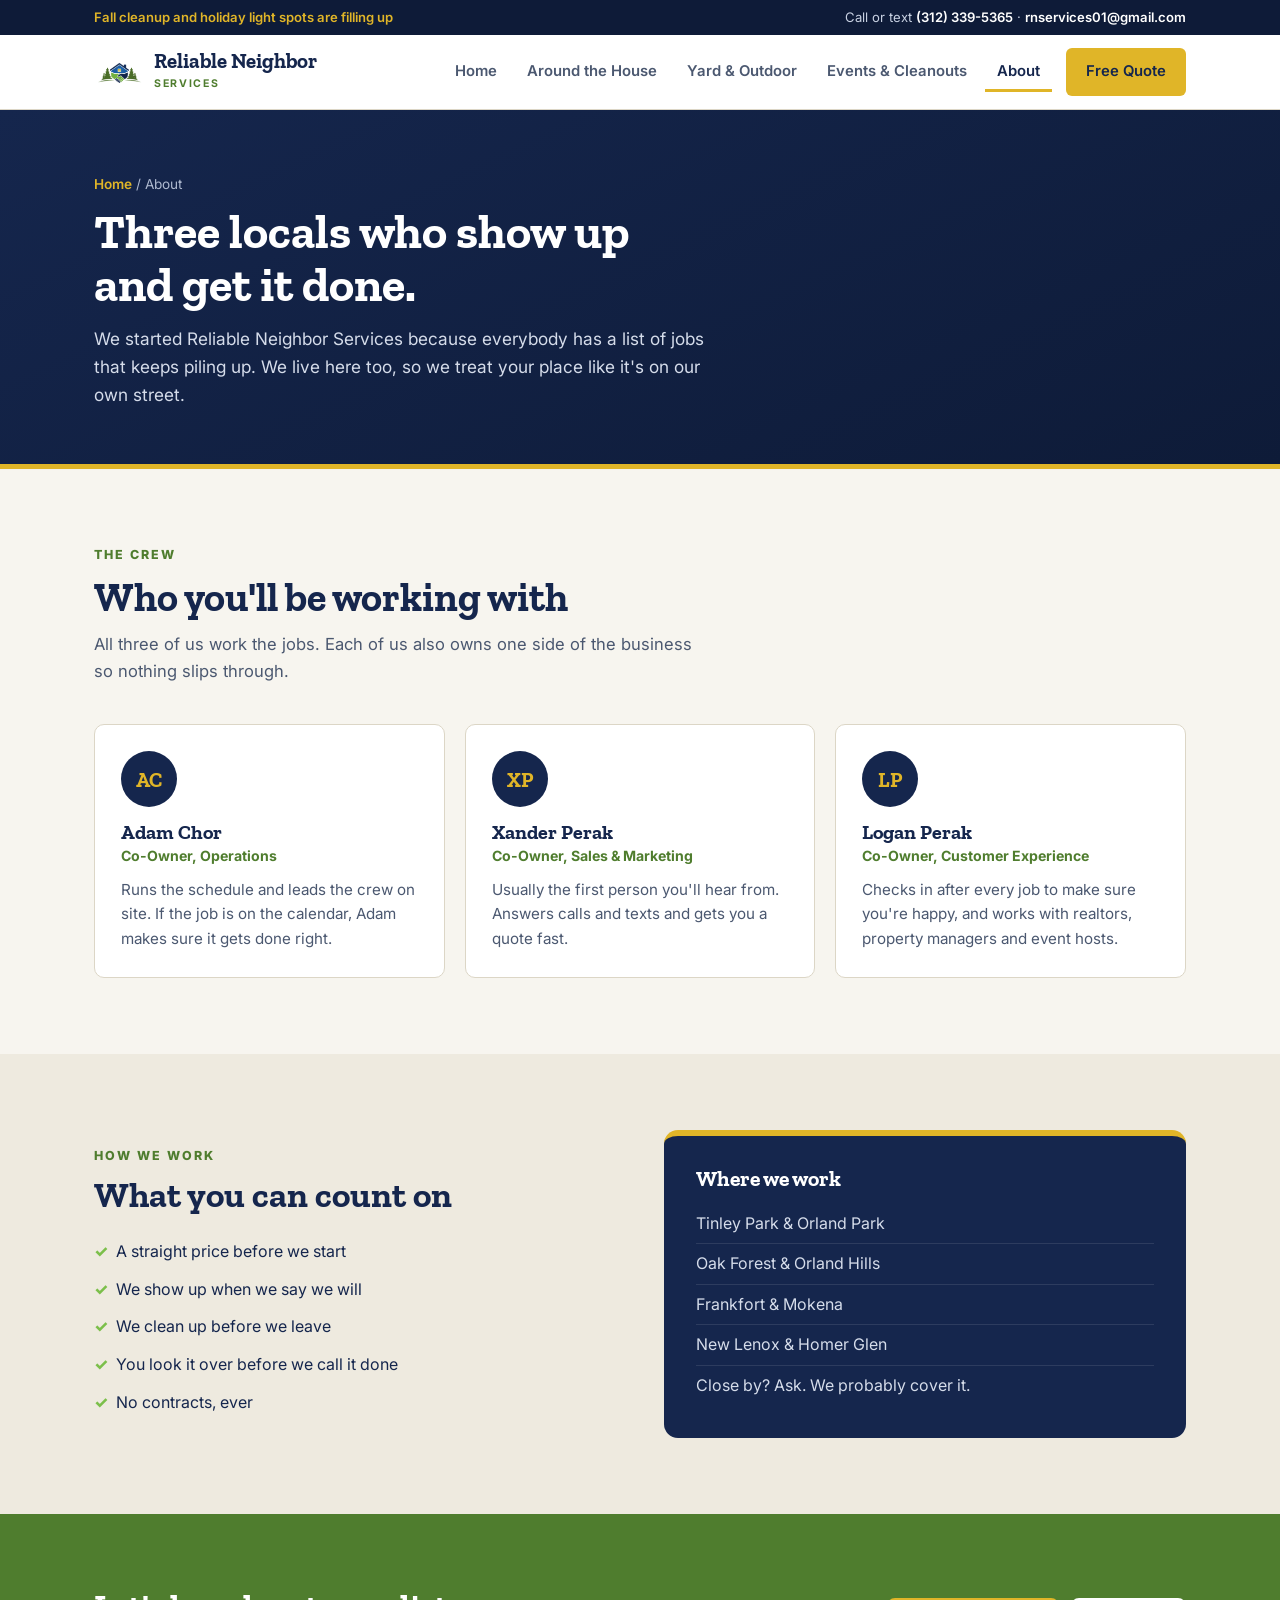
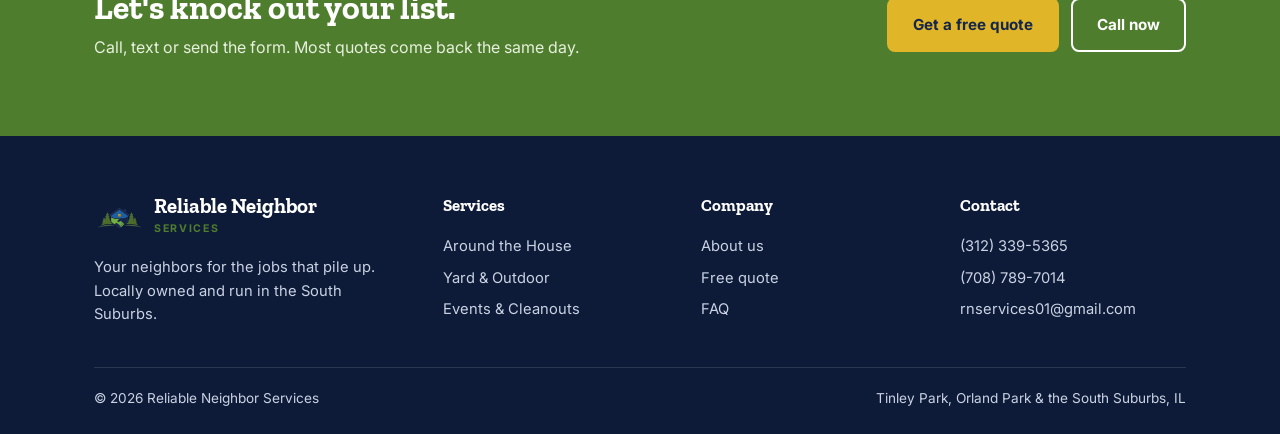
<file: about.html>
<!doctype html>
<html lang="en">
<head>
  <meta charset="UTF-8" />
  <meta name="viewport" content="width=device-width, initial-scale=1" />
  <title>About Us | Reliable Neighbor Services</title>
  <meta name="description" content="Reliable Neighbor Services is a locally owned crew of three serving Tinley Park, Orland Park and the South Suburbs." />
  <link rel="preconnect" href="https://fonts.googleapis.com" />
  <link rel="preconnect" href="https://fonts.gstatic.com" crossorigin />
  <link href="https://fonts.googleapis.com/css2?family=Zilla+Slab:wght@500;600;700&family=Inter:wght@400;500;600;700;800&display=swap" rel="stylesheet" />
  <link rel="icon" href="favicon.ico" sizes="any" />
  <link rel="apple-touch-icon" href="assets/logo-icon.png" />
  <link rel="stylesheet" href="style.css" />
  <script src="script.js" defer></script>
</head>
<body>

<div class="topbar">
  <div class="wrap">
    <span class="promo">Fall cleanup and holiday light spots are filling up</span>
    <span class="hide-sm">Call or text <a href="tel:+13123395365">(312) 339-5365</a> &middot; <a href="mailto:rnservices01@gmail.com">rnservices01@gmail.com</a></span>
  </div>
</div>

<header class="site">
  <div class="wrap head">
    <a href="index.html" class="brand">
      <img src="assets/logo-icon.png" alt="Reliable Neighbor Services logo" width="50" height="50" />
      <span><b>Reliable Neighbor</b><small>Services</small></span>
    </a>
    <button class="menu-btn" aria-expanded="false" aria-label="Open menu">Menu</button>
    <nav class="main">
      <ul>
        <li><a href="index.html">Home</a></li>
        <li><a href="around-the-house.html">Around the House</a></li>
        <li><a href="yard-outdoor.html">Yard &amp; Outdoor</a></li>
        <li><a href="events.html">Events &amp; Cleanouts</a></li>
        <li><a href="about.html" class="active">About</a></li>
        <li><a href="contact.html" class="btn btn-gold">Free Quote</a></li>
      </ul>
    </nav>
  </div>
</header>

<main>
  <div class="page-hero">
    <div class="wrap rise">
      <div class="crumb"><a href="index.html">Home</a> / About</div>
      <h1>Three locals who show up and get it done.</h1>
      <p>We started Reliable Neighbor Services because everybody has a list of jobs that keeps piling up. We live here too, so we treat your place like it's on our own street.</p>
    </div>
  </div>

  <section>
    <div class="wrap">
      <div class="head-txt">
        <div class="eyebrow">The crew</div>
        <h2>Who you'll be working with</h2>
        <p>All three of us work the jobs. Each of us also owns one side of the business so nothing slips through.</p>
      </div>
      <div class="team">
        <div class="member">
          <div class="avatar">AC</div>
          <h3>Adam Chor</h3>
          <div class="role">Co-Owner, Operations</div>
          <p>Runs the schedule and leads the crew on site. If the job is on the calendar, Adam makes sure it gets done right.</p>
        </div>
        <div class="member">
          <div class="avatar">XP</div>
          <h3>Xander Perak</h3>
          <div class="role">Co-Owner, Sales &amp; Marketing</div>
          <p>Usually the first person you'll hear from. Answers calls and texts and gets you a quote fast.</p>
        </div>
        <div class="member">
          <div class="avatar">LP</div>
          <h3>Logan Perak</h3>
          <div class="role">Co-Owner, Customer Experience</div>
          <p>Checks in after every job to make sure you're happy, and works with realtors, property managers and event hosts.</p>
        </div>
      </div>
    </div>
  </section>

  <section class="alt">
    <div class="wrap split">
      <div>
        <div class="eyebrow">How we work</div>
        <h2 style="font-size:clamp(1.7rem,3vw,2.2rem)">What you can count on</h2>
        <ul class="ticks" style="margin-top:18px">
          <li>A straight price before we start</li>
          <li>We show up when we say we will</li>
          <li>We clean up before we leave</li>
          <li>You look it over before we call it done</li>
          <li>No contracts, ever</li>
        </ul>
      </div>
      <div class="panel">
        <h3>Where we work</h3>
        <ul>
          <li>Tinley Park &amp; Orland Park</li>
          <li>Oak Forest &amp; Orland Hills</li>
          <li>Frankfort &amp; Mokena</li>
          <li>New Lenox &amp; Homer Glen</li>
          <li>Close by? Ask. We probably cover it.</li>
        </ul>
      </div>
    </div>
  </section>

  <section class="cta-band">
    <div class="wrap">
      <div>
        <h2>Let's knock out your list.</h2>
        <p>Call, text or send the form. Most quotes come back the same day.</p>
      </div>
      <div class="actions" style="margin-top:0">
        <a class="btn btn-gold" href="contact.html">Get a free quote</a>
        <a class="btn btn-line" href="tel:+13123395365">Call now</a>
      </div>
    </div>
  </section>
</main>

<footer class="site">
  <div class="wrap">
    <div class="foot-grid">
      <div>
        <a href="index.html" class="brand"><img src="assets/logo-icon.png" alt="" width="44" height="44" /><span><b>Reliable Neighbor</b><small>Services</small></span></a>
        <p>Your neighbors for the jobs that pile up. Locally owned and run in the South Suburbs.</p>
      </div>
      <div>
        <h4>Services</h4>
        <ul>
          <li><a href="around-the-house.html">Around the House</a></li>
          <li><a href="yard-outdoor.html">Yard &amp; Outdoor</a></li>
          <li><a href="events.html">Events &amp; Cleanouts</a></li>
        </ul>
      </div>
      <div>
        <h4>Company</h4>
        <ul>
          <li><a href="about.html">About us</a></li>
          <li><a href="contact.html">Free quote</a></li>
          <li><a href="contact.html#faq">FAQ</a></li>
        </ul>
      </div>
      <div>
        <h4>Contact</h4>
        <ul>
          <li><a href="tel:+13123395365">(312) 339-5365</a></li>
          <li><a href="tel:+17087897014">(708) 789-7014</a></li>
          <li><a href="mailto:rnservices01@gmail.com">rnservices01@gmail.com</a></li>
        </ul>
      </div>
    </div>
    <div class="foot-bottom">
      <span>&copy; 2026 Reliable Neighbor Services</span>
      <span>Tinley Park, Orland Park &amp; the South Suburbs, IL</span>
    </div>
  </div>
</footer>

<div class="callbar">
  <a href="tel:+13123395365">Call</a>
  <a href="sms:+13123395365">Text for a quote</a>
</div>
</body>
</html>
</file>
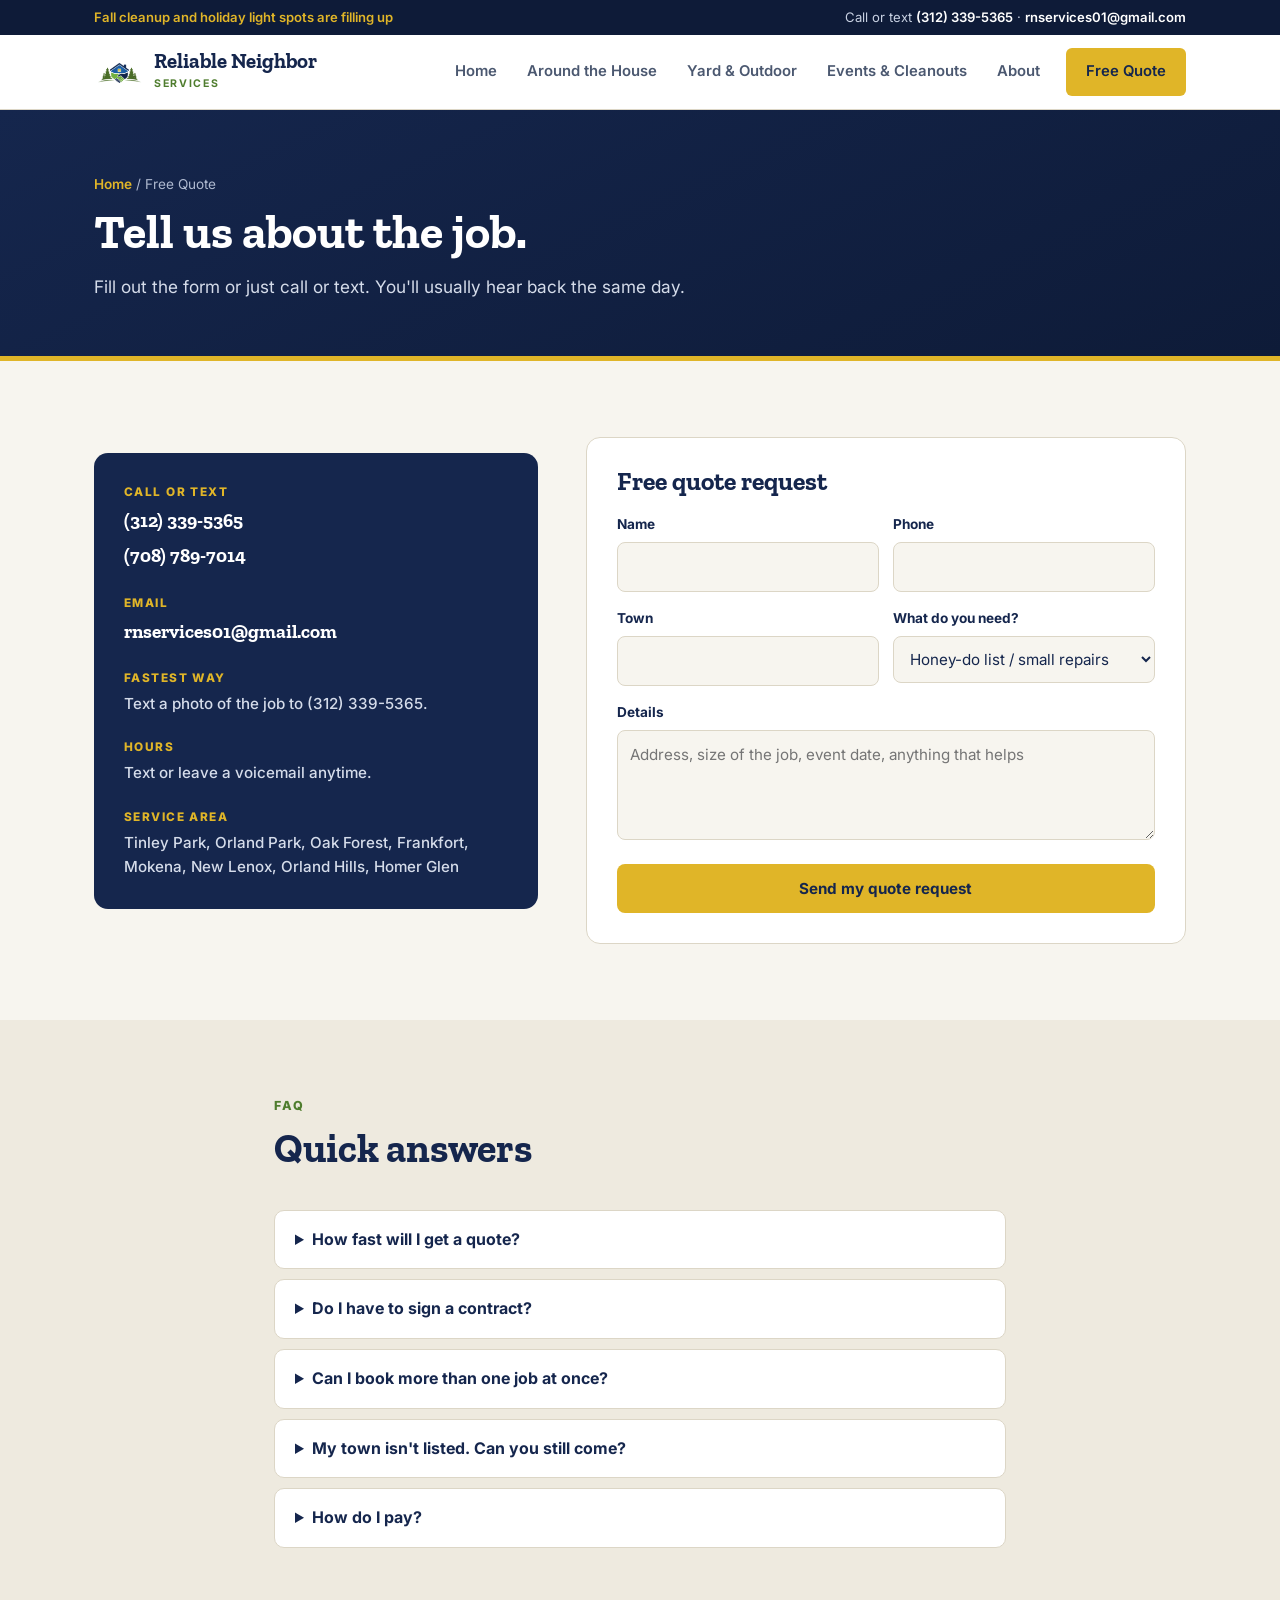
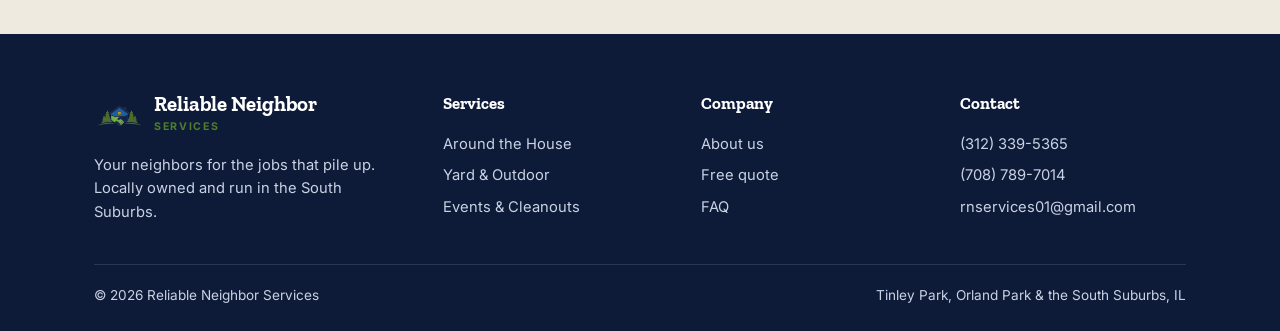
<file: contact.html>
<!doctype html>
<html lang="en">
<head>
  <meta charset="UTF-8" />
  <meta name="viewport" content="width=device-width, initial-scale=1" />
  <title>Free Quote | Reliable Neighbor Services</title>
  <meta name="description" content="Get a free quote from Reliable Neighbor Services. Call or text (312) 339-5365. Most quotes come back the same day." />
  <link rel="preconnect" href="https://fonts.googleapis.com" />
  <link rel="preconnect" href="https://fonts.gstatic.com" crossorigin />
  <link href="https://fonts.googleapis.com/css2?family=Zilla+Slab:wght@500;600;700&family=Inter:wght@400;500;600;700;800&display=swap" rel="stylesheet" />
  <link rel="icon" href="favicon.ico" sizes="any" />
  <link rel="apple-touch-icon" href="assets/logo-icon.png" />
  <link rel="stylesheet" href="style.css" />
  <script src="script.js" defer></script>
</head>
<body>

<div class="topbar">
  <div class="wrap">
    <span class="promo">Fall cleanup and holiday light spots are filling up</span>
    <span class="hide-sm">Call or text <a href="tel:+13123395365">(312) 339-5365</a> &middot; <a href="mailto:rnservices01@gmail.com">rnservices01@gmail.com</a></span>
  </div>
</div>

<header class="site">
  <div class="wrap head">
    <a href="index.html" class="brand">
      <img src="assets/logo-icon.png" alt="Reliable Neighbor Services logo" width="50" height="50" />
      <span><b>Reliable Neighbor</b><small>Services</small></span>
    </a>
    <button class="menu-btn" aria-expanded="false" aria-label="Open menu">Menu</button>
    <nav class="main">
      <ul>
        <li><a href="index.html">Home</a></li>
        <li><a href="around-the-house.html">Around the House</a></li>
        <li><a href="yard-outdoor.html">Yard &amp; Outdoor</a></li>
        <li><a href="events.html">Events &amp; Cleanouts</a></li>
        <li><a href="about.html">About</a></li>
        <li><a href="contact.html" class="btn btn-gold">Free Quote</a></li>
      </ul>
    </nav>
  </div>
</header>

<main>
  <div class="page-hero">
    <div class="wrap rise">
      <div class="crumb"><a href="index.html">Home</a> / Free Quote</div>
      <h1>Tell us about the job.</h1>
      <p>Fill out the form or just call or text. You'll usually hear back the same day.</p>
    </div>
  </div>

  <section>
    <div class="wrap contact-grid">
      <dl class="info">
        <dt>Call or text</dt>
        <dd><a href="tel:+13123395365">(312) 339-5365</a></dd>
        <dd><a href="tel:+17087897014">(708) 789-7014</a></dd>
        <dt>Email</dt>
        <dd><a href="mailto:rnservices01@gmail.com">rnservices01@gmail.com</a></dd>
        <dt>Fastest way</dt>
        <dd class="small">Text a photo of the job to (312) 339-5365.</dd>
        <dt>Hours</dt>
        <dd class="small">Text or leave a voicemail anytime.</dd>
        <dt>Service area</dt>
        <dd class="small">Tinley Park, Orland Park, Oak Forest, Frankfort, Mokena, New Lenox, Orland Hills, Homer Glen</dd>
      </dl>

      <form class="quote" name="quote" method="POST" action="thanks.html" data-netlify="true" netlify-honeypot="bot-field">
        <input type="hidden" name="form-name" value="quote" />
        <p class="hp"><label>Skip this <input name="bot-field" /></label></p>
        <h2>Free quote request</h2>
        <div class="two">
          <div class="field"><label for="name">Name</label><input id="name" name="name" required /></div>
          <div class="field"><label for="phone">Phone</label><input id="phone" name="phone" type="tel" required /></div>
        </div>
        <div class="two">
          <div class="field"><label for="town">Town</label><input id="town" name="town" /></div>
          <div class="field">
            <label for="service">What do you need?</label>
            <select id="service" name="service">
              <option>Honey-do list / small repairs</option>
              <option>Painting</option>
              <option>Lawn care / hedge trimming</option>
              <option>Leaf cleanup / gutters</option>
              <option>Holiday lights</option>
              <option>Snow removal</option>
              <option>Junk removal / cleanout</option>
              <option>Moving help / organizing</option>
              <option>Power washing</option>
              <option>Window washing</option>
              <option>Event setup / cleanup</option>
              <option>Auto detailing</option>
              <option>Something else</option>
            </select>
          </div>
        </div>
        <div class="field"><label for="details">Details</label><textarea id="details" name="details" placeholder="Address, size of the job, event date, anything that helps"></textarea></div>
        <button class="btn btn-gold" type="submit" style="width:100%">Send my quote request</button>
      </form>
    </div>
  </section>

  <section class="alt" id="faq">
    <div class="wrap faq">
      <div class="head-txt"><div class="eyebrow">FAQ</div><h2>Quick answers</h2></div>
      <details><summary>How fast will I get a quote?</summary><p>Usually the same day. Texting a photo is the fastest way.</p></details>
      <details><summary>Do I have to sign a contract?</summary><p>No. One-time jobs are fine, and regular service can be paused or canceled anytime.</p></details>
      <details><summary>Can I book more than one job at once?</summary><p>Yes, and that's the easiest way to do it. We handle the whole list in one visit.</p></details>
      <details><summary>My town isn't listed. Can you still come?</summary><p>Probably. Text us your address and we'll let you know.</p></details>
      <details><summary>How do I pay?</summary><p>We'll go over payment options when we send your quote.</p></details>
    </div>
  </section>
</main>

<footer class="site">
  <div class="wrap">
    <div class="foot-grid">
      <div>
        <a href="index.html" class="brand"><img src="assets/logo-icon.png" alt="" width="44" height="44" /><span><b>Reliable Neighbor</b><small>Services</small></span></a>
        <p>Your neighbors for the jobs that pile up. Locally owned and run in the South Suburbs.</p>
      </div>
      <div>
        <h4>Services</h4>
        <ul>
          <li><a href="around-the-house.html">Around the House</a></li>
          <li><a href="yard-outdoor.html">Yard &amp; Outdoor</a></li>
          <li><a href="events.html">Events &amp; Cleanouts</a></li>
        </ul>
      </div>
      <div>
        <h4>Company</h4>
        <ul>
          <li><a href="about.html">About us</a></li>
          <li><a href="contact.html">Free quote</a></li>
          <li><a href="contact.html#faq">FAQ</a></li>
        </ul>
      </div>
      <div>
        <h4>Contact</h4>
        <ul>
          <li><a href="tel:+13123395365">(312) 339-5365</a></li>
          <li><a href="tel:+17087897014">(708) 789-7014</a></li>
          <li><a href="mailto:rnservices01@gmail.com">rnservices01@gmail.com</a></li>
        </ul>
      </div>
    </div>
    <div class="foot-bottom">
      <span>&copy; 2026 Reliable Neighbor Services</span>
      <span>Tinley Park, Orland Park &amp; the South Suburbs, IL</span>
    </div>
  </div>
</footer>

<div class="callbar">
  <a href="tel:+13123395365">Call</a>
  <a href="sms:+13123395365">Text for a quote</a>
</div>
</body>
</html>
</file>
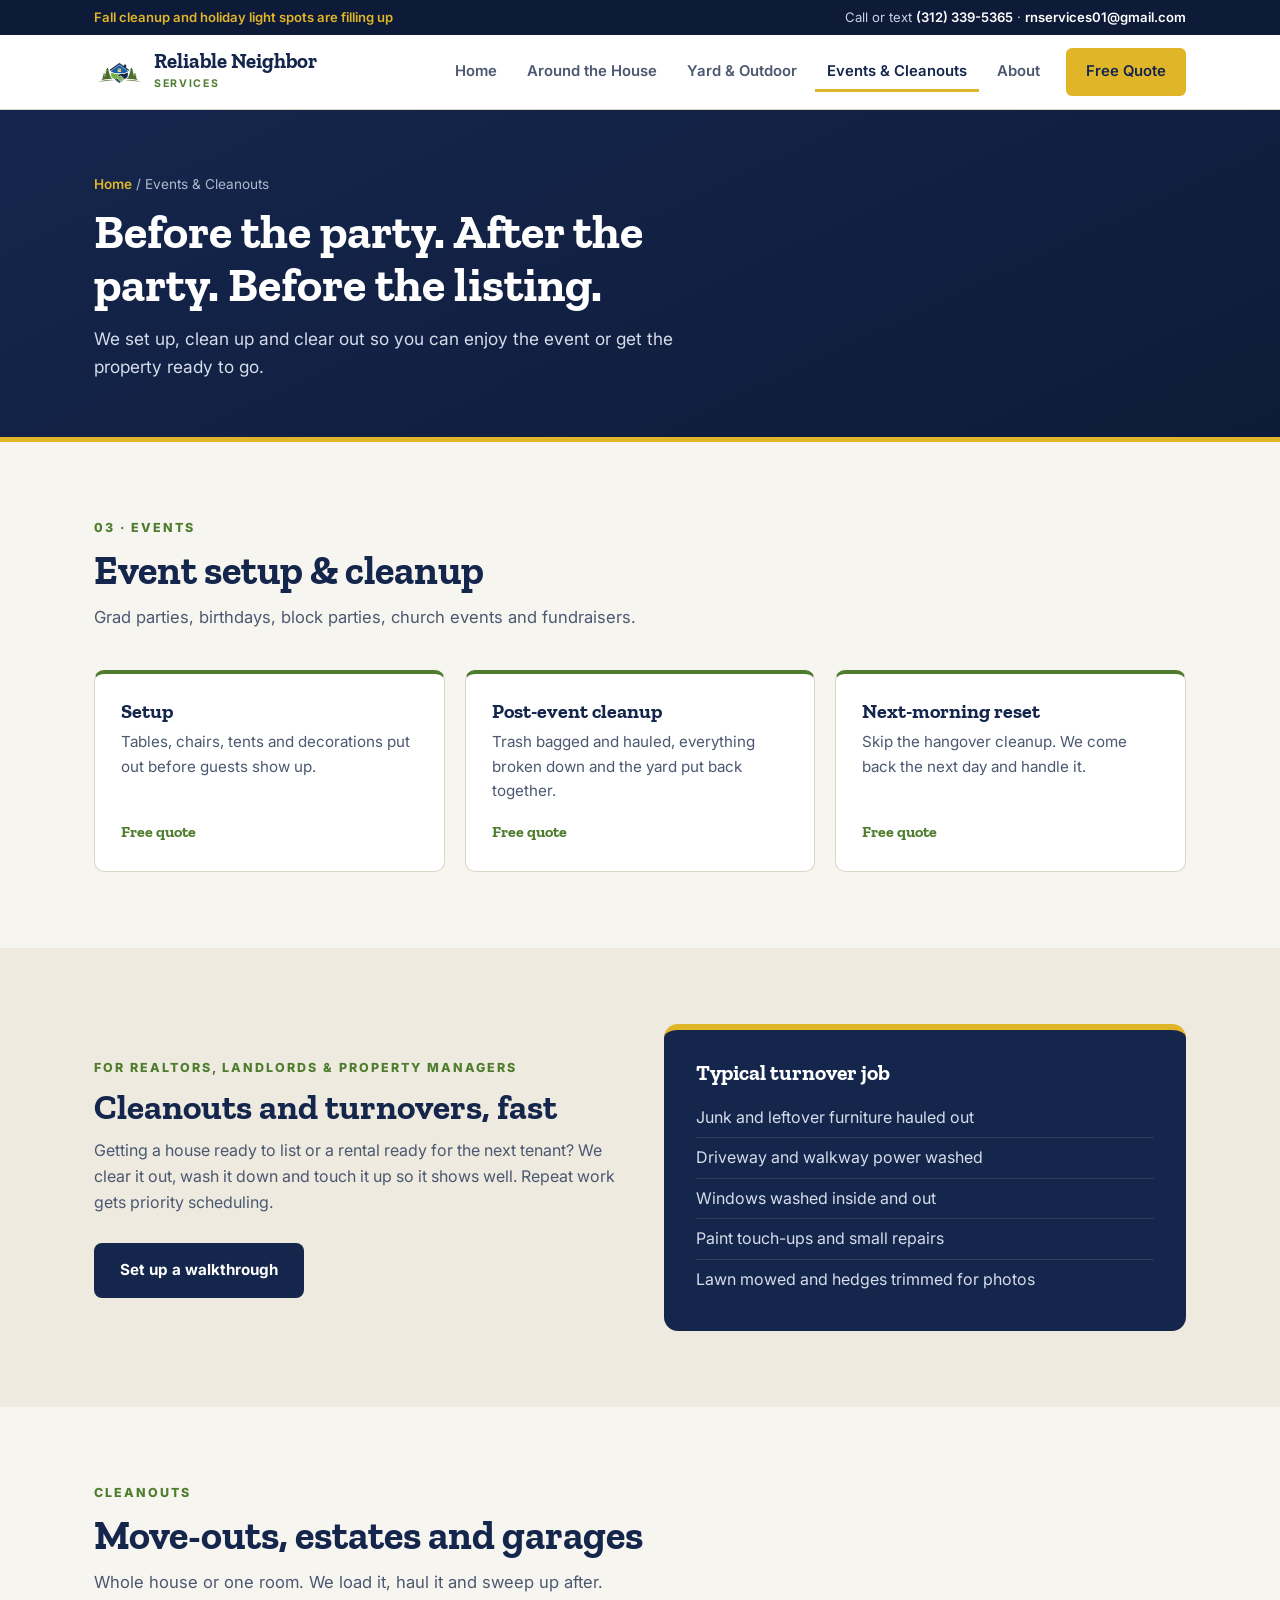
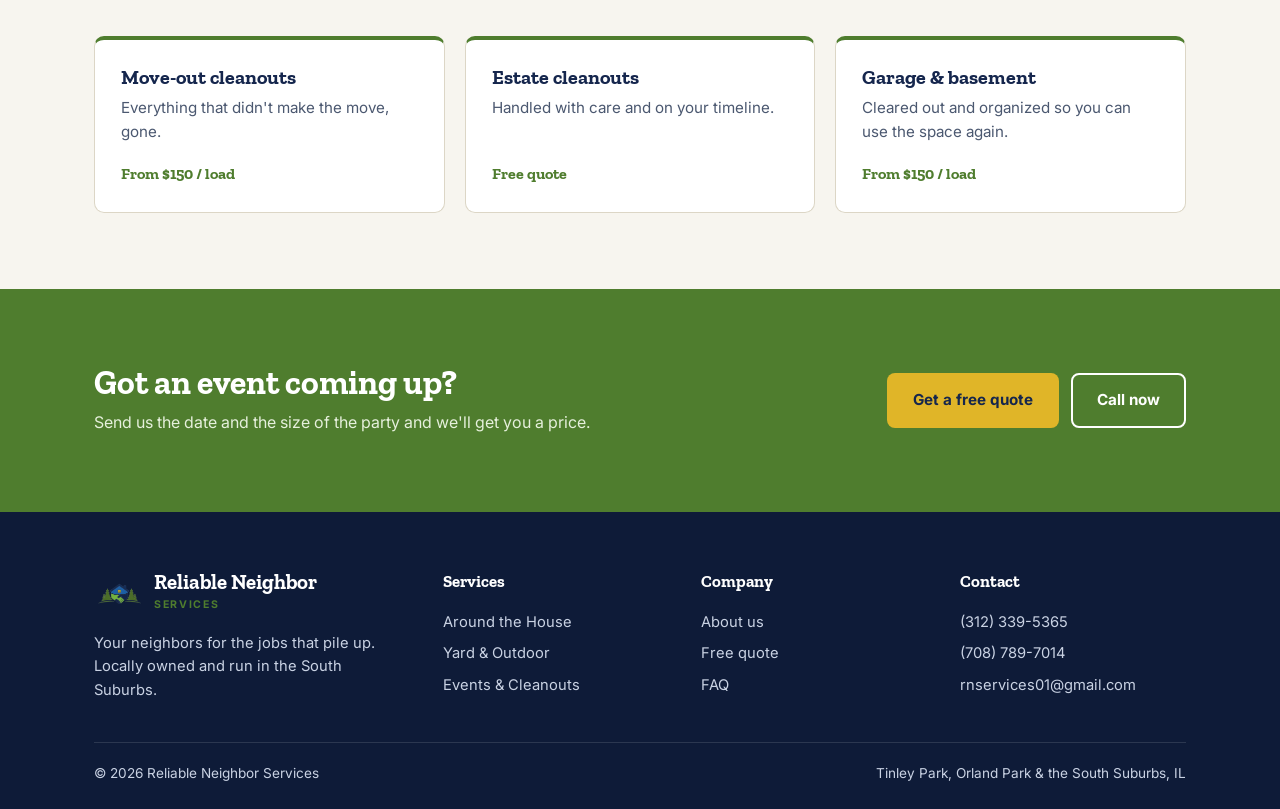
<file: events.html>
<!doctype html>
<html lang="en">
<head>
  <meta charset="UTF-8" />
  <meta name="viewport" content="width=device-width, initial-scale=1" />
  <title>Events &amp; Cleanouts | Party Setup, Cleanup, Property Turnovers | Reliable Neighbor Services</title>
  <meta name="description" content="Event setup and cleanup, move-out and estate cleanouts, and property turnovers for realtors and landlords in Tinley Park, Orland Park and the South Suburbs." />
  <link rel="preconnect" href="https://fonts.googleapis.com" />
  <link rel="preconnect" href="https://fonts.gstatic.com" crossorigin />
  <link href="https://fonts.googleapis.com/css2?family=Zilla+Slab:wght@500;600;700&family=Inter:wght@400;500;600;700;800&display=swap" rel="stylesheet" />
  <link rel="icon" href="favicon.ico" sizes="any" />
  <link rel="apple-touch-icon" href="assets/logo-icon.png" />
  <link rel="stylesheet" href="style.css" />
  <script src="script.js" defer></script>
</head>
<body>

<div class="topbar">
  <div class="wrap">
    <span class="promo">Fall cleanup and holiday light spots are filling up</span>
    <span class="hide-sm">Call or text <a href="tel:+13123395365">(312) 339-5365</a> &middot; <a href="mailto:rnservices01@gmail.com">rnservices01@gmail.com</a></span>
  </div>
</div>

<header class="site">
  <div class="wrap head">
    <a href="index.html" class="brand">
      <img src="assets/logo-icon.png" alt="Reliable Neighbor Services logo" width="50" height="50" />
      <span><b>Reliable Neighbor</b><small>Services</small></span>
    </a>
    <button class="menu-btn" aria-expanded="false" aria-label="Open menu">Menu</button>
    <nav class="main">
      <ul>
        <li><a href="index.html">Home</a></li>
        <li><a href="around-the-house.html">Around the House</a></li>
        <li><a href="yard-outdoor.html">Yard &amp; Outdoor</a></li>
        <li><a href="events.html" class="active">Events &amp; Cleanouts</a></li>
        <li><a href="about.html">About</a></li>
        <li><a href="contact.html" class="btn btn-gold">Free Quote</a></li>
      </ul>
    </nav>
  </div>
</header>

<main>
  <div class="page-hero">
    <div class="wrap rise">
      <div class="crumb"><a href="index.html">Home</a> / Events &amp; Cleanouts</div>
      <h1>Before the party. After the party. Before the listing.</h1>
      <p>We set up, clean up and clear out so you can enjoy the event or get the property ready to go.</p>
    </div>
  </div>

  <section>
    <div class="wrap">
      <div class="head-txt">
        <div class="eyebrow">03 &middot; Events</div>
        <h2>Event setup &amp; cleanup</h2>
        <p>Grad parties, birthdays, block parties, church events and fundraisers.</p>
      </div>
      <div class="svc-grid">
        <div class="svc"><h3>Setup</h3><p>Tables, chairs, tents and decorations put out before guests show up.</p><div class="price">Free quote</div></div>
        <div class="svc"><h3>Post-event cleanup</h3><p>Trash bagged and hauled, everything broken down and the yard put back together.</p><div class="price">Free quote</div></div>
        <div class="svc"><h3>Next-morning reset</h3><p>Skip the hangover cleanup. We come back the next day and handle it.</p><div class="price">Free quote</div></div>
      </div>
    </div>
  </section>

  <section class="alt">
    <div class="wrap split">
      <div>
        <div class="eyebrow">For realtors, landlords &amp; property managers</div>
        <h2 style="font-size:clamp(1.7rem,3vw,2.2rem)">Cleanouts and turnovers, fast</h2>
        <p style="margin-top:12px;color:var(--soft)">Getting a house ready to list or a rental ready for the next tenant? We clear it out, wash it down and touch it up so it shows well. Repeat work gets priority scheduling.</p>
        <div class="actions"><a class="btn btn-navy" href="contact.html">Set up a walkthrough</a></div>
      </div>
      <div class="panel">
        <h3>Typical turnover job</h3>
        <ul>
          <li>Junk and leftover furniture hauled out</li>
          <li>Driveway and walkway power washed</li>
          <li>Windows washed inside and out</li>
          <li>Paint touch-ups and small repairs</li>
          <li>Lawn mowed and hedges trimmed for photos</li>
        </ul>
      </div>
    </div>
  </section>

  <section>
    <div class="wrap">
      <div class="head-txt">
        <div class="eyebrow">Cleanouts</div>
        <h2>Move-outs, estates and garages</h2>
        <p>Whole house or one room. We load it, haul it and sweep up after.</p>
      </div>
      <div class="svc-grid">
        <div class="svc"><h3>Move-out cleanouts</h3><p>Everything that didn't make the move, gone.</p><div class="price">From $150 / load</div></div>
        <div class="svc"><h3>Estate cleanouts</h3><p>Handled with care and on your timeline.</p><div class="price">Free quote</div></div>
        <div class="svc"><h3>Garage &amp; basement</h3><p>Cleared out and organized so you can use the space again.</p><div class="price">From $150 / load</div></div>
      </div>
    </div>
  </section>

  <section class="cta-band">
    <div class="wrap">
      <div>
        <h2>Got an event coming up?</h2>
        <p>Send us the date and the size of the party and we'll get you a price.</p>
      </div>
      <div class="actions" style="margin-top:0">
        <a class="btn btn-gold" href="contact.html">Get a free quote</a>
        <a class="btn btn-line" href="tel:+13123395365">Call now</a>
      </div>
    </div>
  </section>
</main>

<footer class="site">
  <div class="wrap">
    <div class="foot-grid">
      <div>
        <a href="index.html" class="brand"><img src="assets/logo-icon.png" alt="" width="44" height="44" /><span><b>Reliable Neighbor</b><small>Services</small></span></a>
        <p>Your neighbors for the jobs that pile up. Locally owned and run in the South Suburbs.</p>
      </div>
      <div>
        <h4>Services</h4>
        <ul>
          <li><a href="around-the-house.html">Around the House</a></li>
          <li><a href="yard-outdoor.html">Yard &amp; Outdoor</a></li>
          <li><a href="events.html">Events &amp; Cleanouts</a></li>
        </ul>
      </div>
      <div>
        <h4>Company</h4>
        <ul>
          <li><a href="about.html">About us</a></li>
          <li><a href="contact.html">Free quote</a></li>
          <li><a href="contact.html#faq">FAQ</a></li>
        </ul>
      </div>
      <div>
        <h4>Contact</h4>
        <ul>
          <li><a href="tel:+13123395365">(312) 339-5365</a></li>
          <li><a href="tel:+17087897014">(708) 789-7014</a></li>
          <li><a href="mailto:rnservices01@gmail.com">rnservices01@gmail.com</a></li>
        </ul>
      </div>
    </div>
    <div class="foot-bottom">
      <span>&copy; 2026 Reliable Neighbor Services</span>
      <span>Tinley Park, Orland Park &amp; the South Suburbs, IL</span>
    </div>
  </div>
</footer>

<div class="callbar">
  <a href="tel:+13123395365">Call</a>
  <a href="sms:+13123395365">Text for a quote</a>
</div>
</body>
</html>
</file>
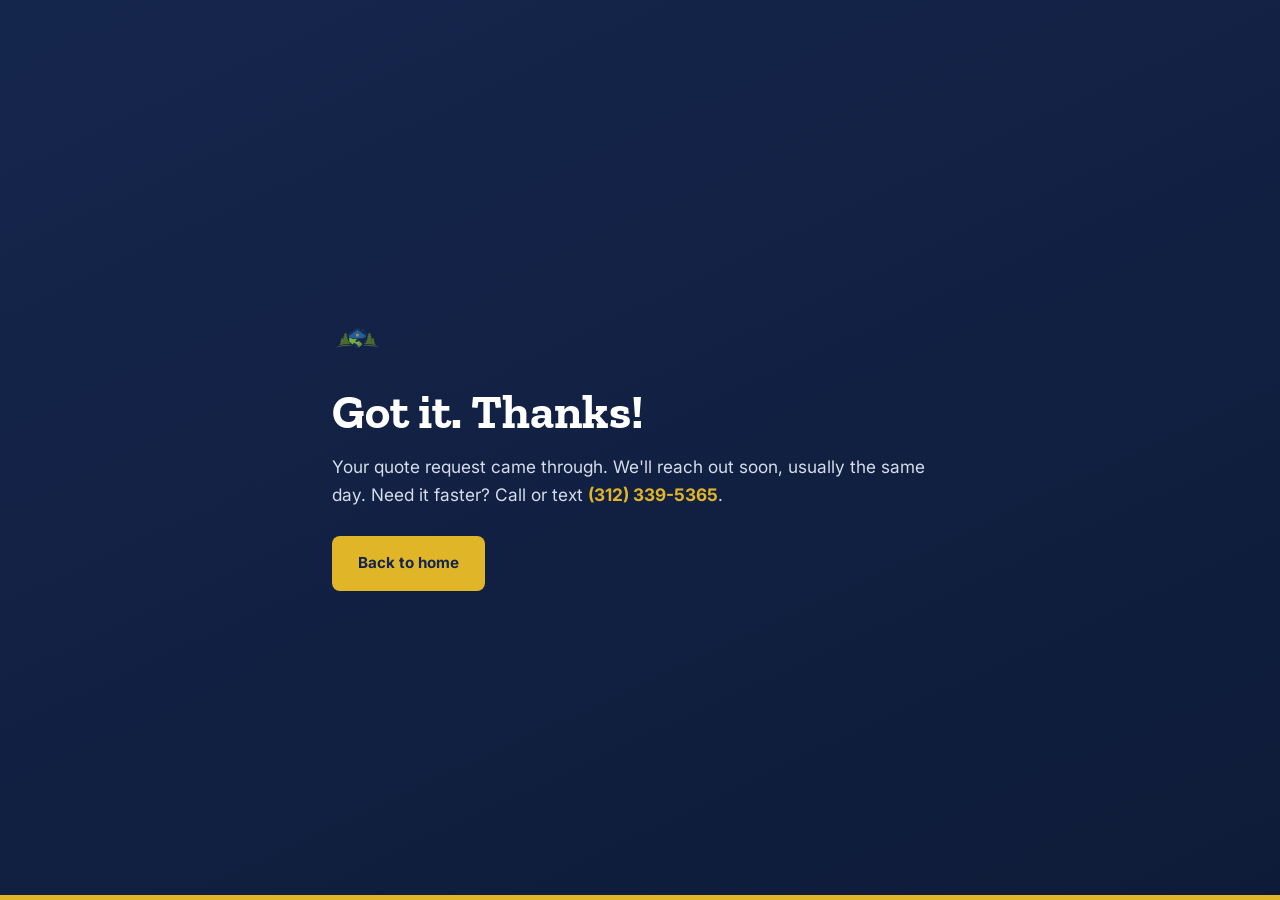
<file: thanks.html>
<!doctype html>
<html lang="en">
<head>
  <meta charset="UTF-8" />
  <meta name="viewport" content="width=device-width, initial-scale=1" />
  <title>Thanks! | Reliable Neighbor Services</title>
  <meta name="robots" content="noindex" />
  <link rel="preconnect" href="https://fonts.googleapis.com" />
  <link rel="preconnect" href="https://fonts.gstatic.com" crossorigin />
  <link href="https://fonts.googleapis.com/css2?family=Zilla+Slab:wght@500;600;700&family=Inter:wght@400;500;600;700;800&display=swap" rel="stylesheet" />
  <link rel="icon" href="favicon.ico" sizes="any" />
  <link rel="stylesheet" href="style.css" />
</head>
<body>
<main>
  <div class="page-hero" style="min-height:100vh;display:flex;align-items:center">
    <div class="wrap rise">
      <a href="index.html" class="brand" style="margin-bottom:24px"><img src="assets/logo-icon.png" alt="Reliable Neighbor Services logo" width="56" height="56" /></a>
      <h1>Got it. Thanks!</h1>
      <p>Your quote request came through. We'll reach out soon, usually the same day. Need it faster? Call or text <a href="tel:+13123395365" style="color:var(--gold);font-weight:700">(312) 339-5365</a>.</p>
      <div class="actions"><a class="btn btn-gold" href="index.html">Back to home</a></div>
    </div>
  </div>
</main>
</body>
</html>
</file>
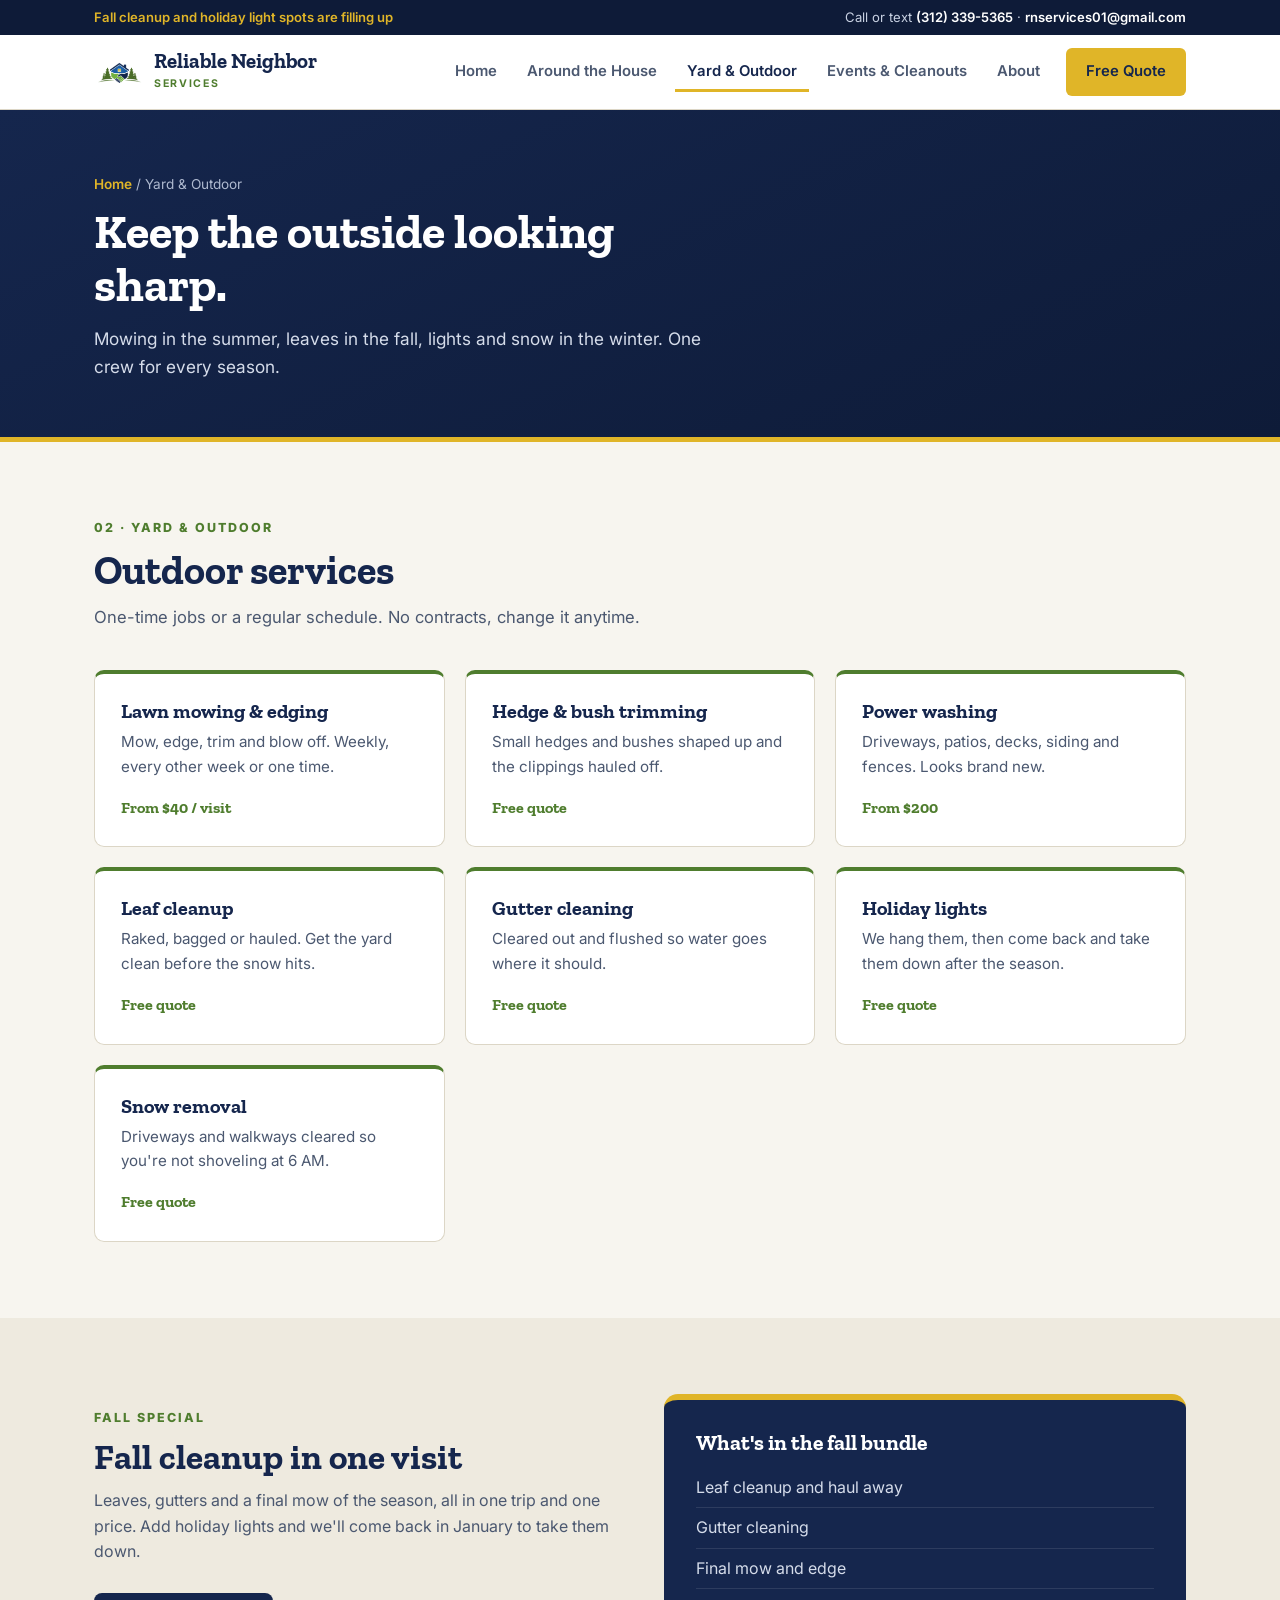
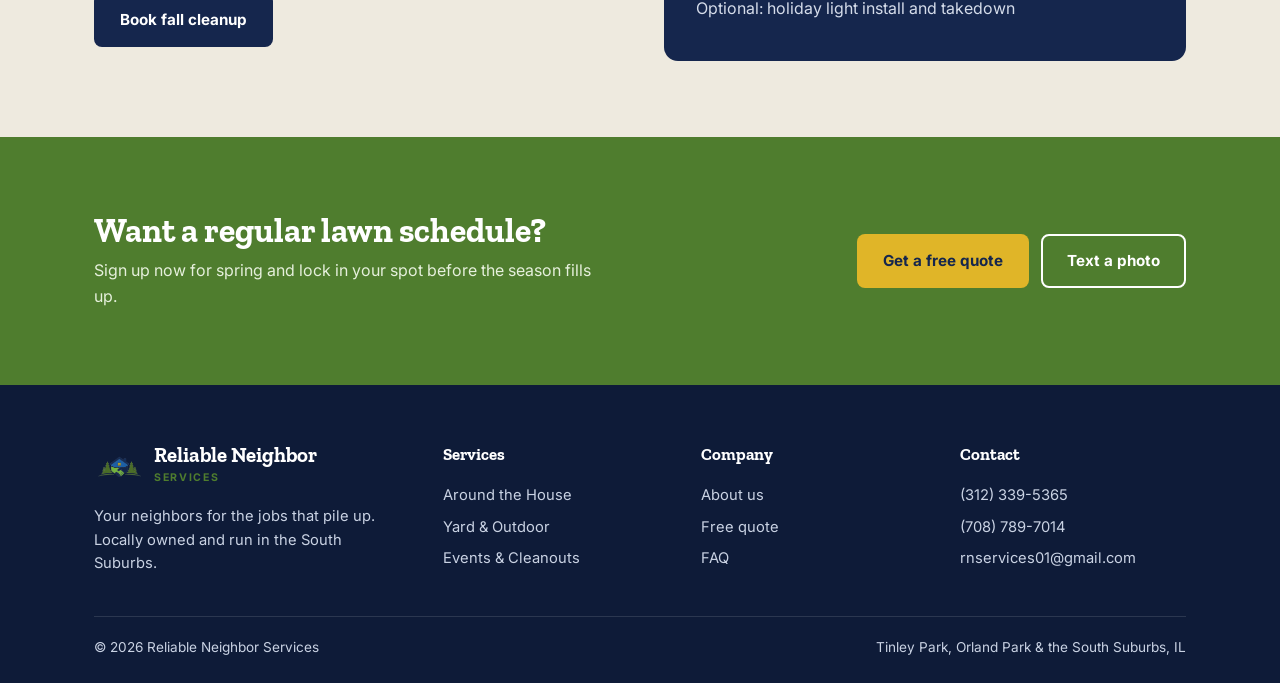
<file: yard-outdoor.html>
<!doctype html>
<html lang="en">
<head>
  <meta charset="UTF-8" />
  <meta name="viewport" content="width=device-width, initial-scale=1" />
  <title>Yard &amp; Outdoor | Lawn, Hedges, Power Washing, Leaves | Reliable Neighbor Services</title>
  <meta name="description" content="Lawn mowing, hedge trimming, power washing, leaf cleanup, gutters, holiday lights and snow removal in Tinley Park, Orland Park and the South Suburbs." />
  <link rel="preconnect" href="https://fonts.googleapis.com" />
  <link rel="preconnect" href="https://fonts.gstatic.com" crossorigin />
  <link href="https://fonts.googleapis.com/css2?family=Zilla+Slab:wght@500;600;700&family=Inter:wght@400;500;600;700;800&display=swap" rel="stylesheet" />
  <link rel="icon" href="favicon.ico" sizes="any" />
  <link rel="apple-touch-icon" href="assets/logo-icon.png" />
  <link rel="stylesheet" href="style.css" />
  <script src="script.js" defer></script>
</head>
<body>

<div class="topbar">
  <div class="wrap">
    <span class="promo">Fall cleanup and holiday light spots are filling up</span>
    <span class="hide-sm">Call or text <a href="tel:+13123395365">(312) 339-5365</a> &middot; <a href="mailto:rnservices01@gmail.com">rnservices01@gmail.com</a></span>
  </div>
</div>

<header class="site">
  <div class="wrap head">
    <a href="index.html" class="brand">
      <img src="assets/logo-icon.png" alt="Reliable Neighbor Services logo" width="50" height="50" />
      <span><b>Reliable Neighbor</b><small>Services</small></span>
    </a>
    <button class="menu-btn" aria-expanded="false" aria-label="Open menu">Menu</button>
    <nav class="main">
      <ul>
        <li><a href="index.html">Home</a></li>
        <li><a href="around-the-house.html">Around the House</a></li>
        <li><a href="yard-outdoor.html" class="active">Yard &amp; Outdoor</a></li>
        <li><a href="events.html">Events &amp; Cleanouts</a></li>
        <li><a href="about.html">About</a></li>
        <li><a href="contact.html" class="btn btn-gold">Free Quote</a></li>
      </ul>
    </nav>
  </div>
</header>

<main>
  <div class="page-hero">
    <div class="wrap rise">
      <div class="crumb"><a href="index.html">Home</a> / Yard &amp; Outdoor</div>
      <h1>Keep the outside looking sharp.</h1>
      <p>Mowing in the summer, leaves in the fall, lights and snow in the winter. One crew for every season.</p>
    </div>
  </div>

  <section>
    <div class="wrap">
      <div class="head-txt">
        <div class="eyebrow">02 &middot; Yard &amp; Outdoor</div>
        <h2>Outdoor services</h2>
        <p>One-time jobs or a regular schedule. No contracts, change it anytime.</p>
      </div>
      <div class="svc-grid">
        <div class="svc"><h3>Lawn mowing &amp; edging</h3><p>Mow, edge, trim and blow off. Weekly, every other week or one time.</p><div class="price">From $40 / visit</div></div>
        <div class="svc"><h3>Hedge &amp; bush trimming</h3><p>Small hedges and bushes shaped up and the clippings hauled off.</p><div class="price">Free quote</div></div>
        <div class="svc"><h3>Power washing</h3><p>Driveways, patios, decks, siding and fences. Looks brand new.</p><div class="price">From $200</div></div>
        <div class="svc"><h3>Leaf cleanup</h3><p>Raked, bagged or hauled. Get the yard clean before the snow hits.</p><div class="price">Free quote</div></div>
        <div class="svc"><h3>Gutter cleaning</h3><p>Cleared out and flushed so water goes where it should.</p><div class="price">Free quote</div></div>
        <div class="svc"><h3>Holiday lights</h3><p>We hang them, then come back and take them down after the season.</p><div class="price">Free quote</div></div>
        <div class="svc"><h3>Snow removal</h3><p>Driveways and walkways cleared so you're not shoveling at 6 AM.</p><div class="price">Free quote</div></div>
      </div>
    </div>
  </section>

  <section class="alt">
    <div class="wrap split">
      <div>
        <div class="eyebrow">Fall special</div>
        <h2 style="font-size:clamp(1.7rem,3vw,2.2rem)">Fall cleanup in one visit</h2>
        <p style="margin-top:12px;color:var(--soft)">Leaves, gutters and a final mow of the season, all in one trip and one price. Add holiday lights and we'll come back in January to take them down.</p>
        <div class="actions"><a class="btn btn-navy" href="contact.html">Book fall cleanup</a></div>
      </div>
      <div class="panel">
        <h3>What's in the fall bundle</h3>
        <ul>
          <li>Leaf cleanup and haul away</li>
          <li>Gutter cleaning</li>
          <li>Final mow and edge</li>
          <li>Optional: holiday light install and takedown</li>
        </ul>
      </div>
    </div>
  </section>

  <section class="cta-band">
    <div class="wrap">
      <div>
        <h2>Want a regular lawn schedule?</h2>
        <p>Sign up now for spring and lock in your spot before the season fills up.</p>
      </div>
      <div class="actions" style="margin-top:0">
        <a class="btn btn-gold" href="contact.html">Get a free quote</a>
        <a class="btn btn-line" href="sms:+13123395365">Text a photo</a>
      </div>
    </div>
  </section>
</main>

<footer class="site">
  <div class="wrap">
    <div class="foot-grid">
      <div>
        <a href="index.html" class="brand"><img src="assets/logo-icon.png" alt="" width="44" height="44" /><span><b>Reliable Neighbor</b><small>Services</small></span></a>
        <p>Your neighbors for the jobs that pile up. Locally owned and run in the South Suburbs.</p>
      </div>
      <div>
        <h4>Services</h4>
        <ul>
          <li><a href="around-the-house.html">Around the House</a></li>
          <li><a href="yard-outdoor.html">Yard &amp; Outdoor</a></li>
          <li><a href="events.html">Events &amp; Cleanouts</a></li>
        </ul>
      </div>
      <div>
        <h4>Company</h4>
        <ul>
          <li><a href="about.html">About us</a></li>
          <li><a href="contact.html">Free quote</a></li>
          <li><a href="contact.html#faq">FAQ</a></li>
        </ul>
      </div>
      <div>
        <h4>Contact</h4>
        <ul>
          <li><a href="tel:+13123395365">(312) 339-5365</a></li>
          <li><a href="tel:+17087897014">(708) 789-7014</a></li>
          <li><a href="mailto:rnservices01@gmail.com">rnservices01@gmail.com</a></li>
        </ul>
      </div>
    </div>
    <div class="foot-bottom">
      <span>&copy; 2026 Reliable Neighbor Services</span>
      <span>Tinley Park, Orland Park &amp; the South Suburbs, IL</span>
    </div>
  </div>
</footer>

<div class="callbar">
  <a href="tel:+13123395365">Call</a>
  <a href="sms:+13123395365">Text for a quote</a>
</div>
</body>
</html>
</file>
<file: style.css>
/* Reliable Neighbor Services - shared styles (logo colors) */
:root {
  --navy: #15264d;
  --navy-dk: #0e1b38;
  --blue: #1f5fa8;
  --green: #4f7d2e;
  --green-lt: #7bbf4a;
  --gold: #e0b528;
  --gold-dk: #c49a14;
  --paper: #f7f5ef;
  --paper-2: #eeeadf;
  --soft: #4b5870;
  --line: #dcd6c6;
  --r: 10px;
}

* { box-sizing: border-box; }
html { scroll-behavior: smooth; }
body {
  margin: 0;
  background: var(--paper);
  color: var(--navy);
  font-family: "Inter", system-ui, -apple-system, sans-serif;
  line-height: 1.6;
  -webkit-font-smoothing: antialiased;
}
h1, h2, h3 { font-family: "Zilla Slab", Georgia, serif; margin: 0; line-height: 1.1; font-weight: 700; }
p { margin: 0; }
a { color: inherit; text-decoration: none; }
ul { margin: 0; padding: 0; list-style: none; }
img { max-width: 100%; display: block; }
.wrap { max-width: 1140px; margin: 0 auto; padding: 0 24px; }

a:focus-visible, button:focus-visible, input:focus-visible, select:focus-visible, textarea:focus-visible {
  outline: 3px solid var(--gold);
  outline-offset: 2px;
}

/* ---------- Buttons ---------- */
.btn {
  display: inline-block;
  padding: 13px 24px;
  border-radius: 8px;
  font-weight: 700;
  font-size: 0.95rem;
  border: 2px solid transparent;
  cursor: pointer;
  font-family: inherit;
  transition: transform 0.12s ease, background 0.12s ease, color 0.12s ease;
}
.btn:hover { transform: translateY(-1px); }
.btn-gold { background: var(--gold); color: var(--navy); }
.btn-gold:hover { background: var(--gold-dk); }
.btn-navy { background: var(--navy); color: #fff; }
.btn-navy:hover { background: var(--blue); }
.btn-line { border-color: currentColor; background: transparent; }
.btn-line:hover { background: rgba(255, 255, 255, 0.1); }

/* ---------- Top strip ---------- */
.topbar { background: var(--navy-dk); color: #c9d2e3; font-size: 0.82rem; }
.topbar .wrap { display: flex; justify-content: space-between; gap: 16px; padding: 7px 24px; flex-wrap: wrap; }
.topbar a { color: #fff; font-weight: 600; }
.topbar .promo { color: var(--gold); font-weight: 600; }
@media (max-width: 640px) { .topbar .hide-sm { display: none; } }

/* ---------- Header + nav ---------- */
header.site { background: #fff; border-bottom: 1px solid var(--line); position: sticky; top: 0; z-index: 50; }
.head { display: flex; align-items: center; justify-content: space-between; gap: 20px; padding: 12px 24px; }
.brand { display: flex; align-items: center; gap: 10px; }
.brand img { width: 50px; height: 50px; object-fit: contain; }
.brand b { font-family: "Zilla Slab", serif; font-size: 1.3rem; line-height: 1; display: block; color: var(--navy); }
.brand small { display: block; color: var(--green); font-weight: 700; letter-spacing: 0.16em; font-size: 0.66rem; text-transform: uppercase; margin-top: 4px; }
nav.main ul { display: flex; gap: 6px; align-items: center; }
nav.main a { display: block; padding: 8px 12px; border-radius: 6px; font-weight: 600; font-size: 0.93rem; color: var(--soft); }
nav.main a:hover { color: var(--navy); background: var(--paper); }
nav.main a.active { color: var(--navy); box-shadow: inset 0 -3px 0 var(--gold); border-radius: 0; }
nav.main .btn { margin-left: 8px; padding: 10px 18px; color: var(--navy); }
.menu-btn { display: none; background: none; border: 2px solid var(--line); border-radius: 8px; padding: 8px 12px; font-weight: 700; color: var(--navy); cursor: pointer; font-family: inherit; }
@media (max-width: 900px) {
  .menu-btn { display: block; }
  nav.main { display: none; position: absolute; top: 100%; left: 0; right: 0; background: #fff; border-bottom: 1px solid var(--line); box-shadow: 0 12px 24px -12px rgba(0, 0, 0, 0.25); }
  nav.main.open { display: block; }
  nav.main ul { flex-direction: column; align-items: stretch; padding: 10px 24px 18px; gap: 2px; }
  nav.main a.active { box-shadow: inset 4px 0 0 var(--gold); }
  nav.main .btn { margin: 8px 0 0; text-align: center; }
}

/* ---------- Home hero ---------- */
.hero { background: linear-gradient(155deg, var(--navy) 0%, var(--navy-dk) 100%); color: #fff; position: relative; overflow: hidden; }
.hero::after { content: ""; position: absolute; right: -120px; top: -120px; width: 420px; height: 420px; border-radius: 50%; background: radial-gradient(circle, rgba(79, 125, 46, 0.35), transparent 70%); }
.hero-grid { display: grid; grid-template-columns: 1.15fr 0.95fr; gap: 48px; align-items: center; padding: 80px 24px; position: relative; z-index: 1; }
.tagline { display: inline-block; background: rgba(224, 181, 40, 0.15); color: var(--gold); border: 1px solid rgba(224, 181, 40, 0.4); padding: 5px 12px; border-radius: 30px; font-size: 0.8rem; font-weight: 700; letter-spacing: 0.06em; text-transform: uppercase; }
.hero h1 { font-size: clamp(2.3rem, 5vw, 3.7rem); margin-top: 18px; max-width: 15ch; color: #fff; }
.hero h1 span { color: var(--gold); }
.hero .lede { margin-top: 18px; font-size: 1.12rem; color: #d5dcea; max-width: 48ch; }
.actions { margin-top: 28px; display: flex; gap: 12px; flex-wrap: wrap; }
.hero .btn-line { color: #fff; }
.checks { margin-top: 26px; display: flex; flex-wrap: wrap; gap: 8px 22px; font-size: 0.92rem; color: #d5dcea; }
.checks li::before, .ticks li::before { content: "\2713"; color: var(--green-lt); font-weight: 800; margin-right: 8px; }

/* Before / after */
.ba { display: grid; grid-template-columns: 1fr 1fr; gap: 12px; }
.ba figure { margin: 0; position: relative; border-radius: var(--r); overflow: hidden; aspect-ratio: 4 / 5; background: var(--navy-dk); box-shadow: 0 24px 50px -24px rgba(0, 0, 0, 0.7); }
.ba img { width: 100%; height: 100%; object-fit: cover; }
.ba figcaption { position: absolute; top: 10px; left: 10px; padding: 4px 12px; border-radius: 20px; font-size: 0.78rem; font-weight: 800; letter-spacing: 0.06em; text-transform: uppercase; background: var(--navy); color: #fff; }
.ba figure + figure figcaption { background: var(--gold); color: var(--navy); }
.ba-note { grid-column: 1 / -1; font-size: 0.85rem; color: #c9d2e3; text-align: center; }
@media (max-width: 880px) { .hero-grid { grid-template-columns: 1fr; padding: 56px 24px; } }

/* ---------- Sub-page hero ---------- */
.page-hero { background: linear-gradient(155deg, var(--navy), var(--navy-dk)); color: #fff; padding: 64px 0 56px; border-bottom: 5px solid var(--gold); }
.page-hero .crumb { font-size: 0.85rem; color: #aeb9cf; }
.page-hero .crumb a { color: var(--gold); font-weight: 600; }
.page-hero h1 { font-size: clamp(2rem, 4.2vw, 3rem); margin-top: 10px; color: #fff; max-width: 20ch; }
.page-hero p { margin-top: 14px; color: #d5dcea; font-size: 1.08rem; max-width: 56ch; }

/* ---------- Sections ---------- */
section { padding: 76px 0; }
.alt { background: var(--paper-2); }
.white { background: #fff; }
.head-txt { max-width: 60ch; margin-bottom: 40px; }
.head-txt.center { margin-left: auto; margin-right: auto; text-align: center; }
.eyebrow { color: var(--green); font-weight: 800; font-size: 0.78rem; letter-spacing: 0.16em; text-transform: uppercase; margin-bottom: 10px; }
.head-txt h2 { font-size: clamp(1.8rem, 3.4vw, 2.5rem); }
.head-txt p { margin-top: 12px; color: var(--soft); font-size: 1.04rem; }

/* Division cards (home) */
.divisions { display: grid; grid-template-columns: repeat(3, 1fr); gap: 22px; }
.division { background: #fff; border: 1px solid var(--line); border-radius: 14px; padding: 30px; display: flex; flex-direction: column; transition: transform 0.15s ease, box-shadow 0.15s ease; position: relative; overflow: hidden; }
.division::before { content: ""; position: absolute; left: 0; top: 0; right: 0; height: 5px; background: var(--green); }
.division:nth-child(2)::before { background: var(--blue); }
.division:nth-child(3)::before { background: var(--gold); }
.division:hover { transform: translateY(-3px); box-shadow: 0 22px 40px -26px rgba(21, 38, 77, 0.6); }
.division .num { font-family: "Zilla Slab", serif; font-weight: 700; color: var(--green); font-size: 0.95rem; }
.division h3 { font-size: 1.5rem; margin-top: 6px; }
.division p { color: var(--soft); margin-top: 10px; }
.division ul { margin: 16px 0 22px; flex: 1; }
.division li { padding: 6px 0; border-bottom: 1px dashed var(--line); font-size: 0.95rem; }
.division li:last-child { border: 0; }
.division .go { font-weight: 700; color: var(--blue); }
.division .go::after { content: " \2192"; }
@media (max-width: 900px) { .divisions { grid-template-columns: 1fr; } }

/* Stat strip */
.stats { display: grid; grid-template-columns: repeat(4, 1fr); gap: 0; background: #fff; border: 1px solid var(--line); border-radius: 14px; overflow: hidden; }
.stat { padding: 26px; text-align: center; border-left: 1px solid var(--line); }
.stat:first-child { border-left: 0; }
.stat b { display: block; font-family: "Zilla Slab", serif; font-size: 1.9rem; color: var(--navy); }
.stat span { color: var(--soft); font-size: 0.9rem; }
@media (max-width: 760px) { .stats { grid-template-columns: 1fr 1fr; } .stat:nth-child(3) { border-left: 0; } .stat:nth-child(n+3) { border-top: 1px solid var(--line); } }

/* Service cards (sub pages) */
.svc-grid { display: grid; grid-template-columns: repeat(3, 1fr); gap: 20px; }
.svc { background: #fff; border: 1px solid var(--line); border-top: 4px solid var(--green); border-radius: var(--r); padding: 26px; display: flex; flex-direction: column; }
.svc h3 { font-size: 1.25rem; }
.svc p { color: var(--soft); font-size: 0.95rem; margin-top: 8px; flex: 1; }
.svc .price { margin-top: 16px; font-family: "Zilla Slab", serif; font-weight: 700; color: var(--green); }
@media (max-width: 900px) { .svc-grid { grid-template-columns: 1fr 1fr; } }
@media (max-width: 600px) { .svc-grid { grid-template-columns: 1fr; } }

/* Split layout */
.split { display: grid; grid-template-columns: 1fr 1fr; gap: 48px; align-items: center; }
.panel { background: var(--navy); color: #fff; border-radius: 14px; padding: 32px; border-top: 6px solid var(--gold); }
.panel h3 { color: #fff; font-size: 1.35rem; margin-bottom: 12px; }
.panel li { padding: 7px 0; color: #d5dcea; border-bottom: 1px solid rgba(255, 255, 255, 0.1); }
.panel li:last-child { border: 0; }
.ticks li { padding: 6px 0; }
@media (max-width: 860px) { .split { grid-template-columns: 1fr; } }

/* Steps */
.steps { display: grid; grid-template-columns: repeat(3, 1fr); gap: 28px; }
.step { background: #fff; border: 1px solid var(--line); border-radius: var(--r); padding: 26px; }
.step b { display: inline-flex; width: 38px; height: 38px; border-radius: 50%; align-items: center; justify-content: center; background: var(--gold); color: var(--navy); font-family: "Zilla Slab", serif; }
.step h3 { font-size: 1.25rem; margin-top: 14px; }
.step p { color: var(--soft); margin-top: 8px; }
@media (max-width: 760px) { .steps { grid-template-columns: 1fr; } }

/* Team */
.team { display: grid; grid-template-columns: repeat(3, 1fr); gap: 20px; }
.member { background: #fff; border: 1px solid var(--line); border-radius: var(--r); padding: 26px; }
.member .avatar { width: 56px; height: 56px; border-radius: 50%; background: var(--navy); color: var(--gold); display: flex; align-items: center; justify-content: center; font-family: "Zilla Slab", serif; font-weight: 700; font-size: 1.3rem; }
.member h3 { margin-top: 14px; font-size: 1.25rem; }
.member .role { color: var(--green); font-weight: 700; font-size: 0.88rem; margin-top: 2px; }
.member p { color: var(--soft); margin-top: 10px; font-size: 0.95rem; }
@media (max-width: 860px) { .team { grid-template-columns: 1fr; } }

/* Area band */
.area { background: var(--navy); color: #fff; }
.area h2 { color: #fff; }
.area .head-txt p { color: #c9d2e3; }
.area .eyebrow { color: var(--green-lt); }
.towns { display: flex; flex-wrap: wrap; gap: 10px; }
.towns li { padding: 8px 16px; border: 1px solid rgba(255, 255, 255, 0.22); border-radius: 30px; font-weight: 600; font-size: 0.95rem; }

/* CTA band */
.cta-band { background: var(--green); color: #fff; }
.cta-band .wrap { display: flex; justify-content: space-between; align-items: center; gap: 24px; flex-wrap: wrap; }
.cta-band h2 { color: #fff; font-size: clamp(1.6rem, 3vw, 2.1rem); }
.cta-band p { color: #e6f0dc; margin-top: 8px; max-width: 52ch; }
.cta-band .btn-line { color: #fff; }

/* FAQ */
.faq { max-width: 780px; }
details { background: #fff; border: 1px solid var(--line); border-radius: var(--r); padding: 16px 20px; margin-bottom: 10px; }
summary { font-weight: 700; cursor: pointer; }
details p { margin-top: 10px; color: var(--soft); }

/* Contact */
.contact-grid { display: grid; grid-template-columns: 0.85fr 1.15fr; gap: 48px; align-items: start; }
.info { background: var(--navy); color: #fff; border-radius: 14px; padding: 30px; }
.info dt { font-size: 0.74rem; font-weight: 800; color: var(--gold); text-transform: uppercase; letter-spacing: 0.12em; margin-top: 22px; }
.info dt:first-child { margin-top: 0; }
.info dd { margin: 4px 0 0; font-family: "Zilla Slab", serif; font-size: 1.2rem; font-weight: 700; }
.info dd.small { font-family: "Inter", sans-serif; font-size: 0.95rem; font-weight: 500; color: #d5dcea; }
form.quote { background: #fff; border: 1px solid var(--line); border-radius: 14px; padding: 30px; }
form.quote h2 { font-size: 1.6rem; margin-bottom: 18px; }
.field { margin-bottom: 16px; }
.field label { display: block; font-size: 0.85rem; font-weight: 700; margin-bottom: 6px; }
.field input, .field select, .field textarea { width: 100%; padding: 12px; border: 1px solid var(--line); border-radius: 8px; font: inherit; font-size: 0.95rem; background: var(--paper); color: var(--navy); }
.field textarea { min-height: 110px; resize: vertical; }
.two { display: grid; grid-template-columns: 1fr 1fr; gap: 14px; }
.hp { display: none; }
@media (max-width: 900px) { .contact-grid { grid-template-columns: 1fr; } }
@media (max-width: 560px) { .two { grid-template-columns: 1fr; } }

/* Footer */
footer.site { background: var(--navy-dk); color: #c9d2e3; padding: 56px 0 24px; font-size: 0.92rem; }
.foot-grid { display: grid; grid-template-columns: 1.4fr 1fr 1fr 1fr; gap: 32px; }
footer.site .brand b { color: #fff; }
footer.site p { margin-top: 14px; max-width: 34ch; }
footer.site h4 { color: #fff; font-family: "Zilla Slab", serif; font-size: 1.05rem; margin: 0 0 12px; }
footer.site li { padding: 4px 0; }
footer.site a:hover { color: var(--gold); }
.foot-bottom { margin-top: 40px; padding-top: 20px; border-top: 1px solid rgba(255, 255, 255, 0.12); display: flex; justify-content: space-between; flex-wrap: wrap; gap: 10px; font-size: 0.85rem; }
@media (max-width: 860px) { .foot-grid { grid-template-columns: 1fr 1fr; } }
@media (max-width: 520px) { .foot-grid { grid-template-columns: 1fr; } }

/* Mobile call bar */
.callbar { display: none; }
@media (max-width: 700px) {
  .callbar { display: flex; position: fixed; bottom: 0; left: 0; right: 0; z-index: 60; box-shadow: 0 -4px 16px rgba(0, 0, 0, 0.2); }
  .callbar a { flex: 1; text-align: center; padding: 15px; font-weight: 800; }
  .callbar a:first-child { background: var(--navy); color: #fff; }
  .callbar a:last-child { background: var(--gold); color: var(--navy); }
  body { padding-bottom: 54px; }
}

/* Load animation */
.rise { opacity: 0; animation: rise 0.6s ease forwards; }
.rise.d1 { animation-delay: 0.1s; }
.rise.d2 { animation-delay: 0.2s; }
@keyframes rise { from { opacity: 0; transform: translateY(12px); } to { opacity: 1; transform: none; } }
@media (prefers-reduced-motion: reduce) { .rise { animation: none; opacity: 1; } html { scroll-behavior: auto; } }
</file>
